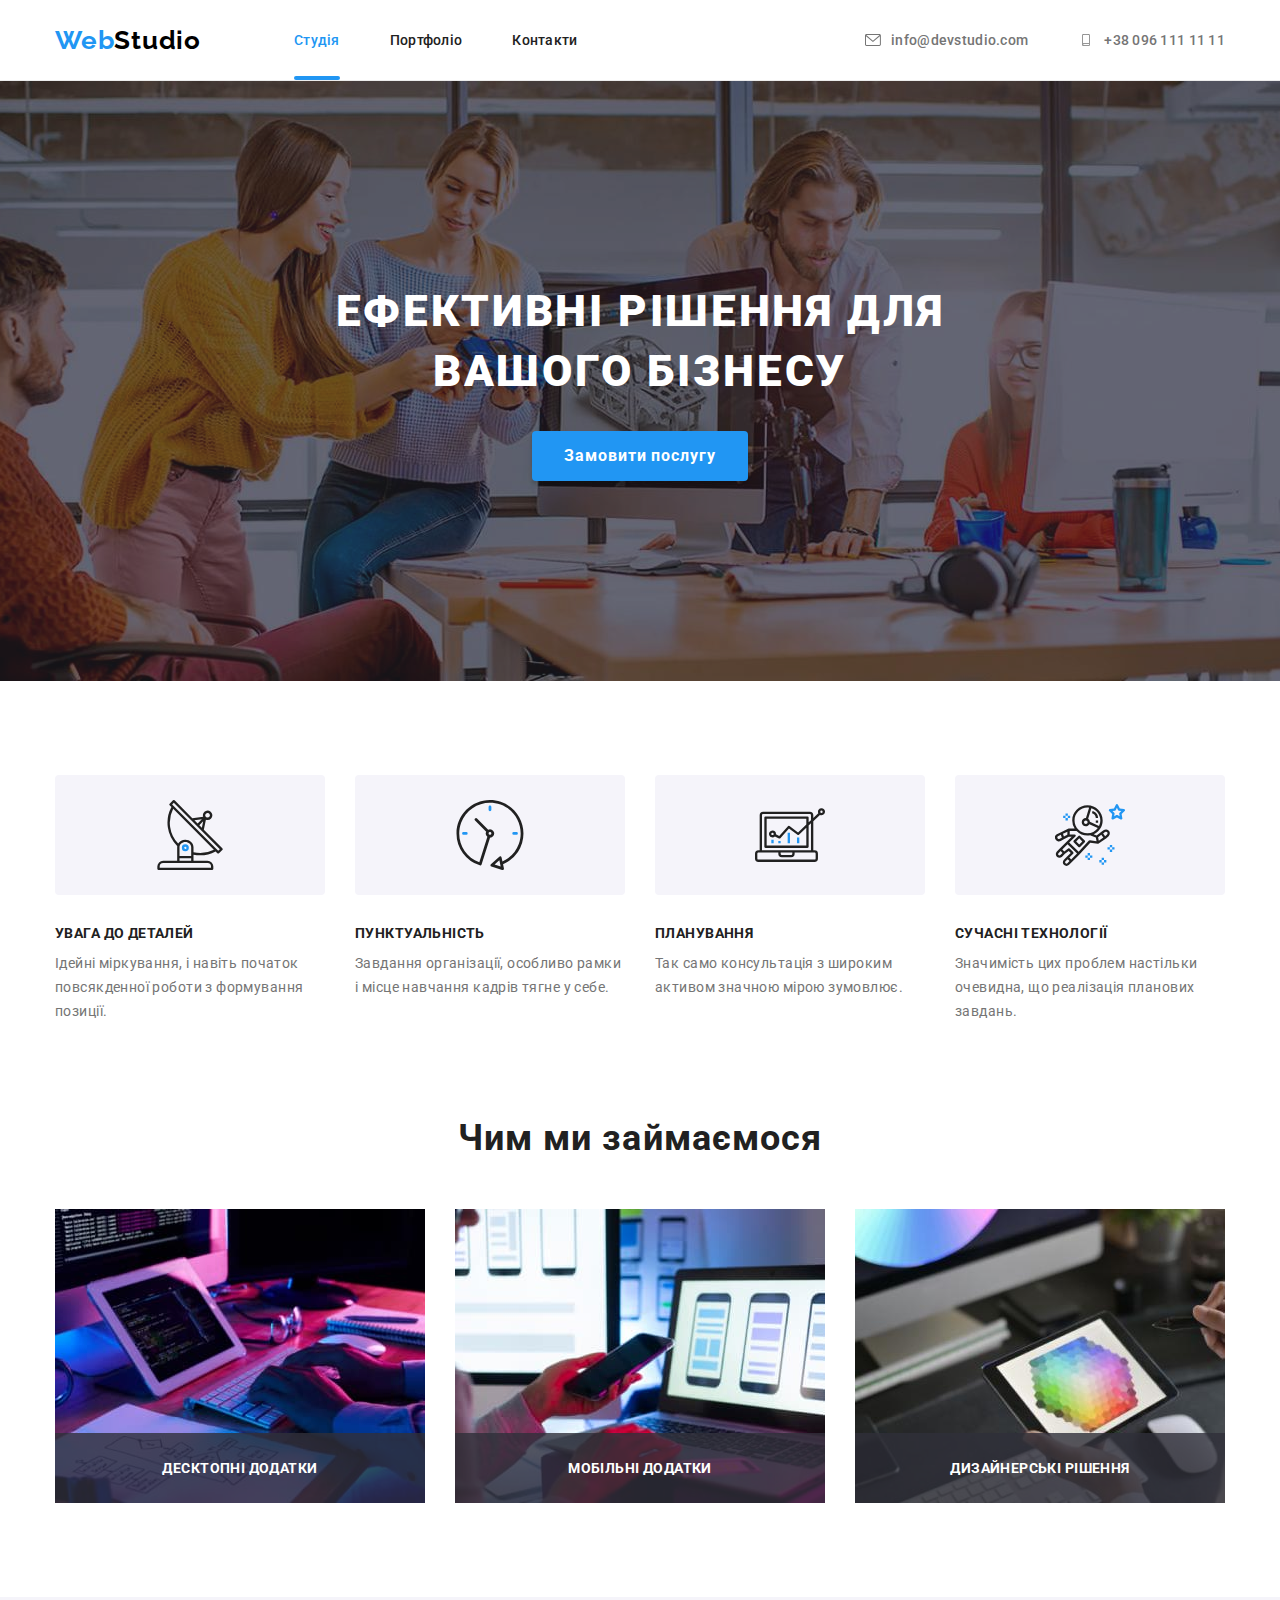
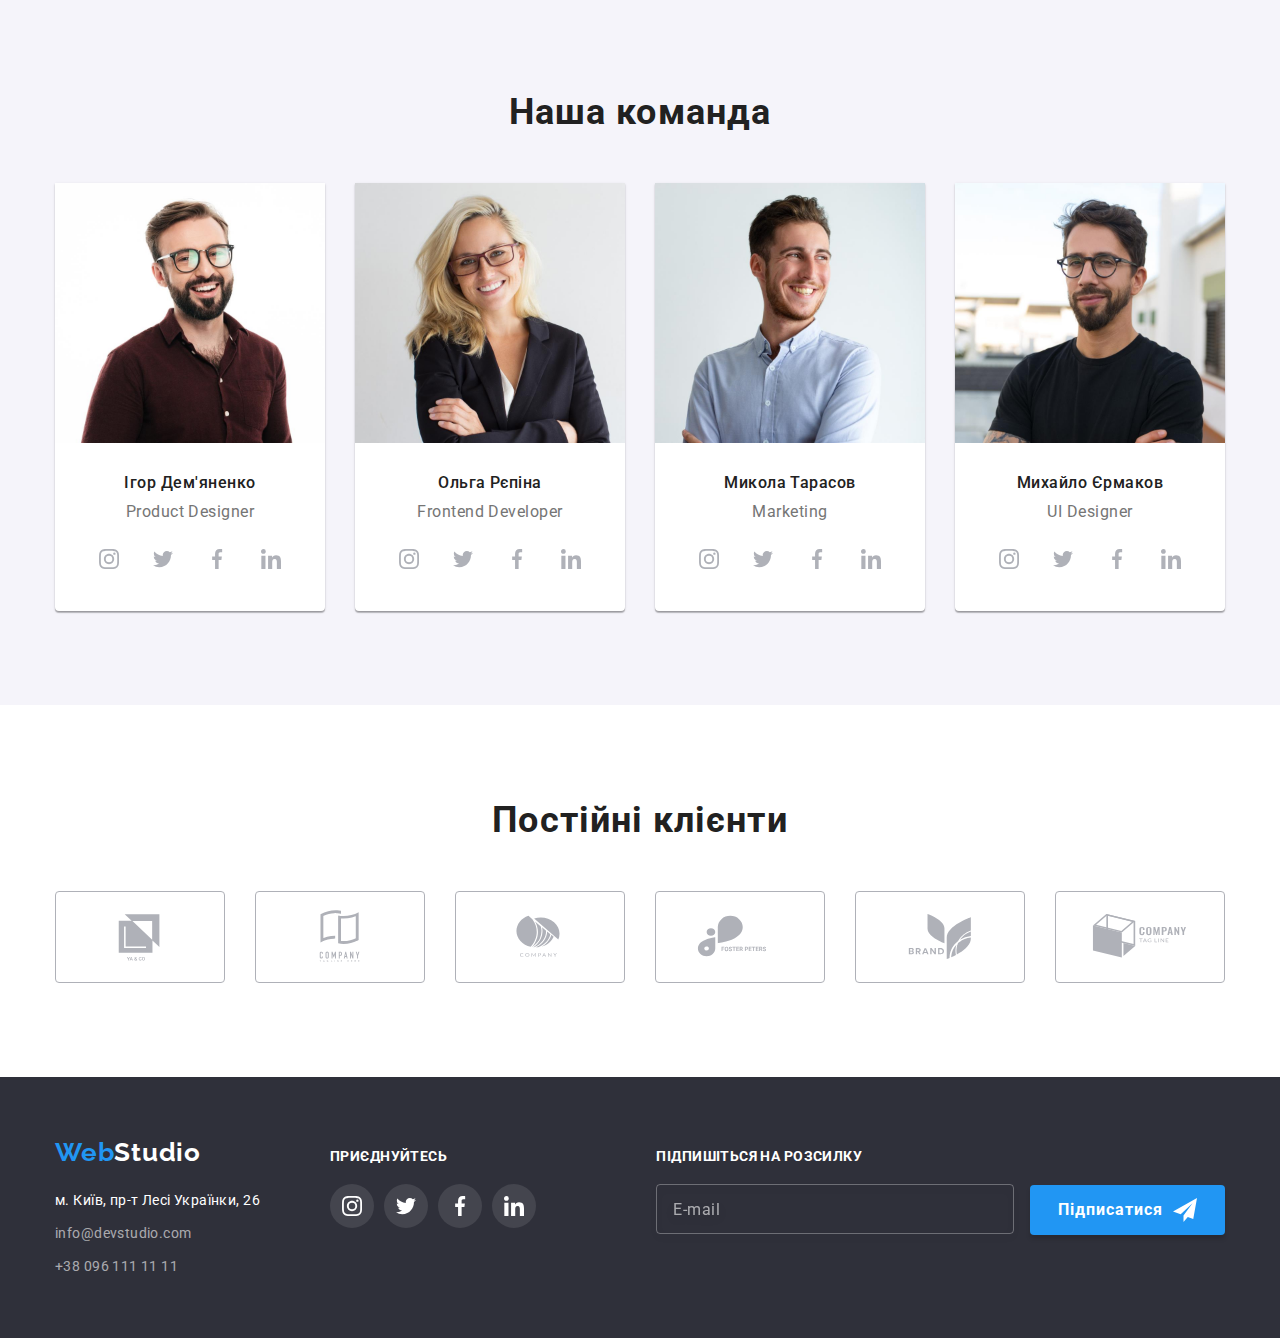
<file: index.html>
<!DOCTYPE html>
<html lang="uk">
  <head>
    <meta charset="UTF-8" />
    <meta http-equiv="X-UA-Compatible" content="IE=edge" />
    <meta name="viewport" content="width=device-width, initial-scale=1.0" />
    <title>WebStudio</title>
    <!-- Fonts -->
    <link rel="preconnect" href="https://fonts.googleapis.com" />
    <link rel="preconnect" href="https://fonts.gstatic.com" crossorigin />
    <link
      href="https://fonts.googleapis.com/css2?family=Raleway:wght@700&family=Roboto:wght@400;500;700;900&display=swap"
      rel="stylesheet"
    />

    <!-- Modern normalized -->

    <link rel="stylesheet" href="./css/modern-normalized.css" />

    <!-- Custom styles -->
    <link rel="stylesheet" href="./css/styles.css" />
  </head>

  <body class="page">
    <header class="header">
      <div class="container header-container">
        <a class="logo" href="./index.html" lang="en"><span class="accent">Web</span>Studio</a>
        <nav class="nav">
          <ul class="list header-nav-list">
            <li class="list-item">
              <a class="header-nav-link link active" href="./index.html">Студія</a>
            </li>
            <li>
              <a class="header-nav-link link" href="./portfolio.html">Портфоліо</a>
            </li>
            <li>
              <a class="header-nav-link link" href="">Контакти</a>
            </li>
          </ul>
        </nav>

        <div class="header-contacts">
          <ul class="header-list-contacts list">
            <li class="list-item">
              <a class="header-nav-link link" href="mailto:info@devstudio.com" lang="en"
                ><svg class="icon-nav" width="16" height="12">
                  <use href="./images/icons.svg#envelope"></use>
                </svg>
                info@devstudio.com</a
              >
            </li>
            <li class="list-item">
              <a class="header-nav-link link" href="tel:+380961111111"
                ><svg class="icon-nav" width="16" height="12">
                  <use href="./images/icons.svg#smartphone"></use>
                </svg>
                +38 096 111 11 11</a
              >
            </li>
          </ul>
        </div>
      </div>
    </header>

    <main>
      <!-- Шапка-->
      <section class="section-tittle">
        <div class="container hero-container">
          <h1 class="maine-tittle">Ефективні рішення для вашого бізнесу</h1>
          <button class="maine-btn" type="button" data-modal-open>Замовити послугу</button>
        </div>
      </section>

      <!-- Особливості -->
      <section class="section-peculiarity section">
        <div class="container peculiarity-container">
          <h2 hidden>Опис особливостей</h2>
          <ul class="list-peculiarity list">
            <li>
              <div class="group-peculiarity">
                <svg class="peculiarity-icon" width="70" height="70">
                  <use href="./images/icons.svg#antenna"></use>
                </svg>
              </div>
              <h3 class="subtitle-peculiarity">УВАГА ДО ДЕТАЛЕЙ</h3>
              <p class="desc-peculiarity"
                >Ідейні міркування, і навіть початок повсякденної роботи з формування позиції.</p
              >
            </li>
            <li>
              <div class="group-peculiarity">
                <svg class="peculiarity-icon" width="70" height="70">
                  <use href="./images/icons.svg#clock"></use>
                </svg>
              </div>
              <h3 class="subtitle-peculiarity">ПУНКТУАЛЬНІСТЬ</h3>
              <p class="desc-peculiarity"
                >Завдання організації, особливо рамки і місце навчання кадрів тягне у себе.</p
              >
            </li>
            <li>
              <div class="group-peculiarity">
                <svg class="peculiarity-icon" width="70" height="70">
                  <use href="./images/icons.svg#diagram"></use>
                </svg>
              </div>
              <h3 class="subtitle-peculiarity">ПЛАНУВАННЯ</h3>
              <p class="desc-peculiarity"
                >Так само консультація з широким активом значною мірою зумовлює.</p
              >
            </li>
            <li>
              <div class="group-peculiarity">
                <svg class="peculiarity-icon" width="70" height="70">
                  <use href="./images/icons.svg#astronaut"></use>
                </svg>
              </div>
              <h3 class="subtitle-peculiarity">СУЧАСНІ ТЕХНОЛОГІЇ</h3>
              <p class="desc-peculiarity"
                >Значимість цих проблем настільки очевидна, що реалізація планових завдань.</p
              >
            </li>
          </ul>
        </div>
      </section>

      <!-- Чим ми займаємося -->
      <section class="section-benefits section">
        <div class="container benefits-container">
          <h2 class="title-benefits">Чим ми займаємося</h2>
          <div class="benefits-group">
            <ul class="list-benefits list">
              <li class="item-benefits">
                <div class="thumb-benefits">
                  <img
                    class="img-benefits img"
                    src="./images/web-studio/box-1.jpeg"
                    alt="фото роботи над версткою сайту"
                    width="370"
                    height="294"
                  />
                  <div class="thumb-benif-group"
                    ><p class="thumb-benif-desc">Десктопні додатки</p></div
                  >
                </div>
              </li>
              <li class="item-benefits">
                <div class="thumb-benefits">
                  <img
                    class="img-benefits img"
                    src="./images/web-studio/box-2.jpeg"
                    alt="фото адаптації сторінки на мобільни пристрої"
                    width="370"
                    height="294"
                  />
                  <div class="thumb-benif-group"
                    ><p class="thumb-benif-desc">Мобільні додатки</p></div
                  >
                </div>
              </li>
              <li class="item-benefits">
                <div class="thumb-benefits">
                  <img
                    class="img-benefits img"
                    src="./images/web-studio/box-3.jpeg"
                    alt="фото оптимізації кольорів"
                    width="370"
                    height="294"
                  />
                  <div class="thumb-benif-group"
                    ><p class="thumb-benif-desc">Дизайнерські рішення </p></div
                  >
                </div>
              </li>
            </ul>
          </div>
        </div>
      </section>

      <!-- Наша команда -->
      <section class="section-team section">
        <div class="container team-container">
          <h2 class="title-team">Наша команда</h2>

          <ul class="list-team list">
            <li class="item-team">
              <img
                class="img-team img"
                src="./images/teams/img-1.jpeg"
                alt="фото менеджера команди"
                width="270"
                height="260"
              />
              <div class="team-wrap">
                <h3 class="subtitle-team">Ігор Дем'яненко</h3>
                <p class="desc-team" lang="en">Product Designer</p>
                <ul class="socials list">
                  <li class="socials-item">
                    <a
                      class="socials-link link"
                      href=""
                      target="blank"
                      rel="noopener noreferrer"
                      aria-label="instagram"
                    >
                      <svg class="social-icon" height="20" width="20">
                        <use href="./images/icons.svg#instagram"></use>
                      </svg>
                    </a>
                  </li>
                  <li class="socials-item">
                    <a
                      class="socials-link link"
                      href=""
                      target="blank"
                      rel="noopener noreferrer"
                      aria-label="twitter"
                    >
                      <svg class="social-icon" height="20" width="20">
                        <use href="./images/icons.svg#twitter"></use>
                      </svg>
                    </a>
                  </li>
                  <li class="socials-item">
                    <a
                      class="socials-link link"
                      href=""
                      target="blank"
                      rel="noopener noreferrer"
                      aria-label="linkedin"
                    >
                      <svg class="social-icon" height="20" width="20">
                        <use href="./images/icons.svg#facebook"></use>
                      </svg>
                    </a>
                  </li>
                  <li class="socials-item">
                    <a
                      class="socials-link link"
                      href=""
                      target="blank"
                      rel="noopener noreferrer"
                      aria-label="facebook"
                    >
                      <svg class="social-icon" height="20" width="20">
                        <use href="./images/icons.svg#linkedin"></use>
                      </svg>
                    </a>
                  </li>
                </ul>
              </div>
            </li>
            <li class="item-team">
              <img
                class="img-team img"
                src="./images/teams/img-2.jpeg"
                alt="фото менеджера команди"
                width="270"
                height="260"
              />
              <div class="team-wrap">
                <h3 class="subtitle-team">Ольга Рєпіна</h3>
                <p class="desc-team" lang="en">Frontend Developer</p>
                <ul class="socials list">
                  <li class="socials-item">
                    <a
                      class="socials-link link"
                      href=""
                      target="blank"
                      rel="noopener noreferrer"
                      aria-label="instagram"
                    >
                      <svg class="social-icon" height="20" width="20">
                        <use href="./images/icons.svg#instagram"></use>
                      </svg>
                    </a>
                  </li>
                  <li class="socials-item">
                    <a
                      class="socials-link link"
                      href=""
                      target="blank"
                      rel="noopener noreferrer"
                      aria-label="twitter"
                    >
                      <svg class="social-icon" height="20" width="20">
                        <use href="./images/icons.svg#twitter"></use>
                      </svg>
                    </a>
                  </li>
                  <li class="socials-item">
                    <a
                      class="socials-link link"
                      href=""
                      target="blank"
                      rel="noopener noreferrer"
                      aria-label="linkedin"
                    >
                      <svg class="social-icon" height="20" width="20">
                        <use href="./images/icons.svg#facebook"></use>
                      </svg>
                    </a>
                  </li>
                  <li class="socials-item">
                    <a
                      class="socials-link link"
                      href=""
                      target="blank"
                      rel="noopener noreferrer"
                      aria-label="facebook"
                    >
                      <svg class="social-icon" height="20" width="20">
                        <use href="./images/icons.svg#linkedin"></use>
                      </svg>
                    </a>
                  </li>
                </ul>
              </div>
            </li>
            <li class="item-team">
              <img
                class="img-team img"
                src="./images/teams/img-3.jpeg"
                alt="фото менеджера команди"
                width="270"
                height="260"
              />
              <div class="team-wrap">
                <h3 class="subtitle-team">Микола Тарасов</h3>
                <p class="desc-team" lang="en">Marketing</p>
                <ul class="socials list">
                  <li class="socials-item">
                    <a
                      class="socials-link link"
                      href=""
                      target="blank"
                      rel="noopener noreferrer"
                      aria-label="instagram"
                    >
                      <svg class="social-icon" height="20" width="20">
                        <use href="./images/icons.svg#instagram"></use>
                      </svg>
                    </a>
                  </li>
                  <li class="socials-item">
                    <a
                      class="socials-link link"
                      href=""
                      target="blank"
                      rel="noopener noreferrer"
                      aria-label="twitter"
                    >
                      <svg class="social-icon" height="20" width="20">
                        <use href="./images/icons.svg#twitter"></use>
                      </svg>
                    </a>
                  </li>
                  <li class="socials-item">
                    <a
                      class="socials-link link"
                      href=""
                      target="blank"
                      rel="noopener noreferrer"
                      aria-label="linkedin"
                    >
                      <svg class="social-icon" height="20" width="20">
                        <use href="./images/icons.svg#facebook"></use>
                      </svg>
                    </a>
                  </li>
                  <li class="socials-item">
                    <a
                      class="socials-link link"
                      href=""
                      target="blank"
                      rel="noopener noreferrer"
                      aria-label="facebook"
                    >
                      <svg class="social-icon" height="20" width="20">
                        <use href="./images/icons.svg#linkedin"></use>
                      </svg>
                    </a>
                  </li>
                </ul>
              </div>
            </li>
            <li class="item-team">
              <img
                class="img-team img"
                src="./images/teams/img-4.jpeg"
                alt="фото менеджера команди"
                width="270"
                height="260"
              />
              <div class="team-wrap">
                <h3 class="subtitle-team">Михайло Єрмаков</h3>
                <p class="desc-team" lang="en">UI Designer</p>
                <ul class="socials list">
                  <li class="socials-item">
                    <a
                      class="socials-link link"
                      href=""
                      target="blank"
                      rel="noopener noreferrer"
                      aria-label="instagram"
                    >
                      <svg class="social-icon" height="20" width="20">
                        <use href="./images/icons.svg#instagram"></use>
                      </svg>
                    </a>
                  </li>
                  <li class="socials-item">
                    <a
                      class="socials-link link"
                      href=""
                      target="blank"
                      rel="noopener noreferrer"
                      aria-label="twitter"
                    >
                      <svg class="social-icon" height="20" width="20">
                        <use href="./images/icons.svg#twitter"></use>
                      </svg>
                    </a>
                  </li>
                  <li class="socials-item">
                    <a
                      class="socials-link link"
                      href=""
                      target="blank"
                      rel="noopener noreferrer"
                      aria-label="linkedin"
                    >
                      <svg class="social-icon" height="20" width="20">
                        <use href="./images/icons.svg#facebook"></use>
                      </svg>
                    </a>
                  </li>
                  <li class="socials-item">
                    <a
                      class="socials-link link"
                      href=""
                      target="blank"
                      rel="noopener noreferrer"
                      aria-label="facebook"
                    >
                      <svg class="social-icon" height="20" width="20">
                        <use href="./images/icons.svg#linkedin"></use>
                      </svg>
                    </a>
                  </li>
                </ul>
              </div>
            </li>
          </ul>
        </div>
      </section>

      <!--Постійні Клієнти-->
      <section class="clients">
        <div class="container">
          <h2 class="section-title">Постійні клієнти</h2>
          <ul class="client-list list">
            <li class="clients-item">
              <a href="#" class="link clients-link">
                <svg class="clients-icon" width="106" height="60">
                  <use href="./images/icons.svg#logo"></use>
                </svg> </a
            ></li>
            <li class="clients-item">
              <a href="#" class="link clients-link">
                <svg class="clients-icon" width="106" height="60">
                  <use href="./images/icons.svg#logo-1"></use>
                </svg>
              </a>
            </li>
            <li class="clients-item">
              <a href="#" class="link clients-link">
                <svg class="clients-icon" width="106" height="60">
                  <use href="./images/icons.svg#logo-2"></use></svg></a
            ></li>
            <li class="clients-item">
              <a href="#" class="link clients-link">
                <svg class="clients-icon" width="106" height="60">
                  <use href="./images/icons.svg#logo-3"></use></svg></a
            ></li>
            <li class="clients-item">
              <a href="#" class="link clients-link">
                <svg class="clients-icon" width="106" height="60">
                  <use href="./images/icons.svg#logo-4"></use></svg></a
            ></li>
            <li class="clients-item">
              <a href="#" class="link clients-link">
                <svg class="clients-icon" width="106" height="60">
                  <use href="./images/icons.svg#logo-5"></use></svg></a
            ></li>
          </ul>
        </div>
      </section>
    </main>

    <footer class="footer">
      <div class="container footer-container">
        <div class="group-footer">
          <a class="logo-footer" href="./index.html" lang="en">
            <span class="accent">Web</span>Studio</a
          >
          <address class="contacts-adress">
            <ul class="list">
              <li class="list-item-contacts">
                <a
                  class="link address"
                  href="https://goo.gl/maps/JGpB8rqsACKzJYv68"
                  target="_blank"
                  rel="noopener noreferrer"
                  >м. Київ, пр-т Лесі Українки, 26</a
                >
              </li>
              <li class="list-item-contacts">
                <a class="footer-contacts link" href="mailto:info@devstudio.com" lang="en"
                  >info@devstudio.com</a
                >
              </li>
              <li class="list-item-contacts">
                <a class="footer-contacts link" href="tel:+380961111111">+38 096 111 11 11</a>
              </li>
            </ul>
          </address>
        </div>

        <div class="social-links">
          <p class="footer-title">приєднуйтесь</p>
          <ul class="footer-socials list">
            <li class="item"
              ><a
                class="link footer-socials-link"
                href="#"
                target="_blank"
                rel="noreferrer noopener"
                ><svg class="footer-socials-icon" width="20" height="20">
                  <use href="./images/icons.svg#instagram"></use></svg></a
            ></li>
            <li class="item"
              ><a
                class="link footer-socials-link"
                href="#"
                target="_blank"
                rel="noreferrer noopener"
                ><svg class="footer-socials-icon" width="20" height="20">
                  <use href="./images/icons.svg#twitter"></use></svg></a
            ></li>
            <li class="item"
              ><a
                class="link footer-socials-link"
                href="#"
                target="_blank"
                rel="noreferrer noopener"
                ><svg class="footer-socials-icon" width="20" height="20">
                  <use href="./images/icons.svg#facebook"></use></svg></a
            ></li>
            <li class="item"
              ><a
                class="link footer-socials-link"
                href="#"
                target="_blank"
                rel="noreferrer noopener"
              >
                <svg class="footer-socials-icon" width="20" height="20">
                  <use href="./images/icons.svg#linkedin"></use>
                </svg>
              </a>
            </li>
          </ul>
        </div>

        <div class="footer-form-group">
          <form class="footer-email-form" name="footer-email-form">
            <strong class="footer-title-txt">Підпишіться на розсилку</strong>
            <label class="footer-email-label">
              <input
                class="footer-email-input"
                name="footer-email-input"
                type="email"
                placeholder="E-mail"
              />
            </label>

            <button class="footer-btn btn" type="submit"> Підписатися </button>
            <svg class="footer-btn-icon" width="24" height="24">
              <use class="" href="./images/icons.svg#icon-send"></use>
            </svg>
          </form>
        </div>
      </div>
    </footer>

    <!-- Modal window -->

    <div class="backdrop is-hidden" data-modal>
      <div class="modal">
        <button class="close-btn" type="button" data-modal-close>
          <svg class="close-window" width="18" height="18">
            <use href="./images/icons.svg#icon-close-black"></use>
          </svg>
        </button>

        <form class="register-form" name="register-form">
          <strong class="register-form-title">Залиште свої дані, ми вам передзвонимо</strong>

          <div class="register-form-group" role="group">
            <label class="register-form-field">
              <span class="register-form-labbel">Ім'я</span>
              <input
                class="register-form-input"
                type="text"
                name="register-form-input"
                required
                minlength="3"
              />
              <svg class="register-form-icon" width="18" height="18">
                <use href="./images/icons.svg#icon-person"></use>
              </svg>
            </label>

            <label class="register-form-field">
              <span class="register-form-labbel">Телефон</span>
              <input
                class="register-form-input"
                type="tel"
                name="register-form-input"
                required
                minlength="12"
                maxlength="12"
              />
              <svg class="register-form-icon" width="18" height="18">
                <use href="./images/icons.svg#icon-phone"></use>
              </svg>
            </label>

            <label class="register-form-field">
              <span class="register-form-labbel">Пошта</span>
              <input class="register-form-input" type="email" name="register-form-input" required />
              <svg class="register-form-icon" width="18" height="18">
                <use href="./images/icons.svg#icon-email"></use>
              </svg>
            </label>

            <label class="register-form-field">
              <span class="register-form-labbel">Коментар</span>

              <textarea
                class="register-form-message"
                name="register-form-input"
                rows="5"
                placeholder="Введіть текст"
                minlength="4"
              ></textarea>
            </label>
          </div>

          <label class="register-form-agreement">
            <input
              class="register-form-checkbox visually-hidden"
              type="checkbox"
              name="register-form-checkbox"
              required
            />
            <svg class="register-form-icons" width="16" height="15">
              <use class="icon-unchecked" href="./images/icons.svg#icon-unchecked"></use>
              <use class="icon-checked" href="./images/icons.svg#icon-checked"></use>
            </svg>

            <span class="register-form-desc"
              >Погоджуюся з розсилкою та приймаю
              <a class="register-form-link" href="" target="_blank">Умови договору</a></span
            >
          </label>

          <button class="register-form-btn btn" type="submit">Відправити</button>
        </form>
      </div>
    </div>

    <script src="./js/modal.js"></script>
  </body>
</html>
</file>
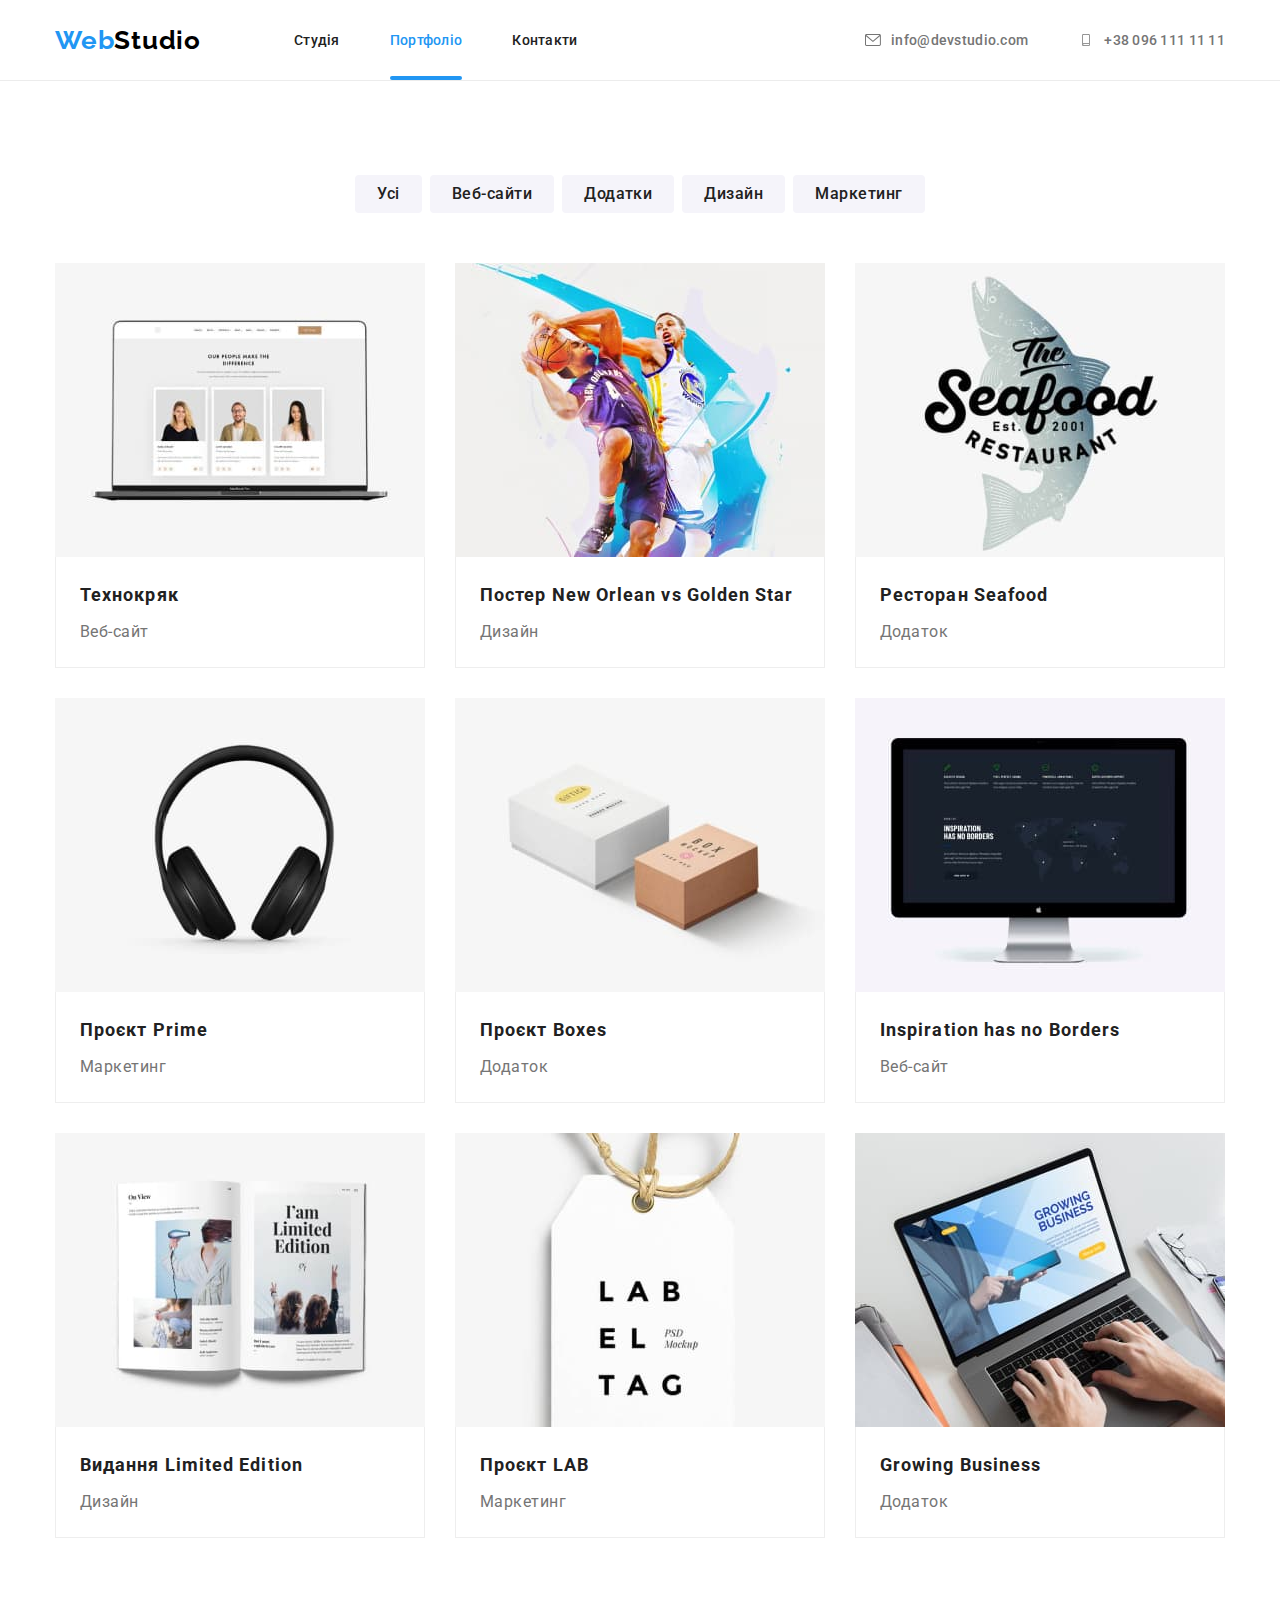
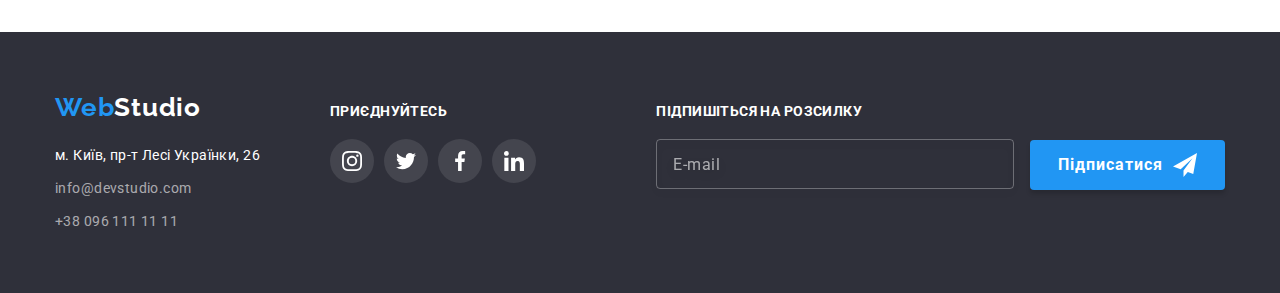
<file: portfolio.html>
<!DOCTYPE html>
<html lang="uk">
  <head>
    <meta charset="UTF-8" />
    <meta http-equiv="X-UA-Compatible" content="IE=edge" />
    <meta name="viewport" content="width=device-width, initial-scale=1.0" />
    <title>WebStudio</title>
    <!-- Fonts -->
    <link rel="preconnect" href="https://fonts.googleapis.com" />
    <link rel="preconnect" href="https://fonts.gstatic.com" crossorigin />
    <link
      href="https://fonts.googleapis.com/css2?family=Raleway:wght@700&family=Roboto:wght@400;500;700;900&display=swap"
      rel="stylesheet"
    />

    <!-- Modern normalized -->

    <link rel="stylesheet" href="./css/modern-normalized.css" />

    <!-- Custom styles -->
    <link rel="stylesheet" href="./css/styles.css" />
  </head>

  <body class="page">
    <header class="header">
      <div class="container header-container">
        <a class="logo" href="./index.html" lang="en"><span class="accent">Web</span>Studio</a>
        <nav class="nav">
          <ul class="list header-nav-list">
            <li class="list-item">
              <a class="header-nav-link link" href="./index.html">Студія</a>
            </li>
            <li>
              <a class="header-nav-link link active" href="./portfolio.html">Портфоліо</a>
            </li>
            <li>
              <a class="header-nav-link link" href="">Контакти</a>
            </li>
          </ul>
        </nav>

        <div class="header-contacts">
          <ul class="header-list-contacts list">
            <li class="list-item">
              <a class="header-nav-link link" href="mailto:info@devstudio.com" lang="en"
                ><svg class="icon-nav" width="16" height="12">
                  <use href="./images/icons.svg#envelope"></use>
                </svg>
                info@devstudio.com</a
              >
            </li>
            <li class="list-item">
              <a class="header-nav-link link" href="tel:+380961111111"
                ><svg class="icon-nav" width="16" height="12">
                  <use href="./images/icons.svg#smartphone"></use>
                </svg>
                +38 096 111 11 11</a
              >
            </li>
          </ul>
        </div>
      </div>
    </header>

    <main>
      <section class="section-portfolio section">
        <div class="container portfolio">
          <h1 hidden>Портфоліо</h1>

          <div class="btn-portfolio">
            <ul class="list-btn list">
              <li class="btn-list-item">
                <button class="portfolio-btn btn" type="button">Усі</button>
              </li>
              <li class="btn-list-item">
                <button class="portfolio-btn btn" type="button">Веб-сайти</button>
              </li>
              <li class="btn-list-item">
                <button class="portfolio-btn btn" type="button">Додатки</button>
              </li>
              <li class="btn-list-item">
                <button class="portfolio-btn btn" type="button">Дизайн</button>
              </li>
              <li class="btn-list-item">
                <button class="portfolio-btn btn" type="button">Маркетинг</button>
              </li>
            </ul>
          </div>

          <div class="portfolio-cards">
            <ul class="cards-list-portfolio list">
              <li class="cards-item-portfolio">
                <a class="cards-link-portfolio link" href="#">
                  <div class="thumb-cards">
                    <img
                      class="img-portfolio img"
                      src="./images/portfolio/img-1.jpeg"
                      alt="Картинка вебсайт"
                      width="370"
                      height="294"
                    />

                    <div class="overlay">
                      <p class="overlay-desc"
                        >Ресурс пропонує комплексні пропозиції з різним рівнем функціоналу та
                        сервісів. Все це дозволить відвідувачу отримати вичерпні відомості про
                        компанію чи приватну особу.</p
                      >
                    </div>
                  </div>
                  <div class="group-bottom-cards"
                    ><h2 class="subtitle-portfolio">Технокряк</h2>
                    <p class="desc-portfolio">Веб-сайт</p>
                  </div>
                </a>
              </li>

              <li class="cards-item-portfolio">
                <a href="#" class="cards-link-portfolio link">
                  <div class="thumb-cards">
                    <img
                      class="img-portfolio img"
                      src="./images/portfolio/img-2.jpeg"
                      alt="зображення дизайну"
                      width="370"
                      height="294"
                    />
                    <div class="overlay">
                      <p class="overlay-desc"
                        >Ресурс пропонує комплексні пропозиції з різним рівнем функціоналу та
                        сервісів. Все це дозволить відвідувачу отримати вичерпні відомості про
                        компанію чи приватну особу.</p
                      >
                    </div>
                  </div>

                  <div class="group-bottom-cards">
                    <h2 class="subtitle-portfolio"
                      >Постер <span lang="en">New Orlean vs Golden Star</span></h2
                    >
                    <p class="desc-portfolio">Дизайн</p>
                  </div>
                </a>
              </li>

              <li class="cards-item-portfolio">
                <a href="#" class="cards-link-portfolio link">
                  <div class="thumb-cards">
                    <img
                      class="img-portfolio img"
                      src="./images/portfolio/img-3.jpeg"
                      alt="логотип ресторану"
                      width="370"
                      height="294"
                    />

                    <div class="overlay">
                      <p class="overlay-desc"
                        >Ресурс пропонує комплексні пропозиції з різним рівнем функціоналу та
                        сервісів. Все це дозволить відвідувачу отримати вичерпні відомості про
                        компанію чи приватну особу.</p
                      >
                    </div>
                  </div>

                  <div class="group-bottom-cards"
                    ><h2 class="subtitle-portfolio">Ресторан <span lang="en">Seafood</span> </h2>
                    <p class="desc-portfolio">Додаток</p>
                  </div>
                </a>
              </li>

              <li class="cards-item-portfolio">
                <a href="#" class="cards-link-portfolio link">
                  <div class="thumb-cards">
                    <img
                      class="img-portfolio img"
                      src="./images/portfolio/img-4.jpeg"
                      alt="Навушники"
                      width="370"
                      height="294"
                    />

                    <div class="overlay">
                      <p class="overlay-desc"
                        >Ресурс пропонує комплексні пропозиції з різним рівнем функціоналу та
                        сервісів. Все це дозволить відвідувачу отримати вичерпні відомості про
                        компанію чи приватну особу.</p
                      >
                    </div>
                  </div>

                  <div class="group-bottom-cards"
                    ><h2 class="subtitle-portfolio">Проєкт <span lang="en">Prime</span> </h2>
                    <p class="desc-portfolio">Маркетинг</p>
                  </div>
                </a>
              </li>

              <li class="cards-item-portfolio">
                <a href="#" class="cards-link-portfolio link">
                  <div class="thumb-cards">
                    <img
                      class="img-portfolio img"
                      src="./images/portfolio/img-5.jpeg"
                      alt="коробки"
                      width="370"
                      height="294"
                    />

                    <div class="overlay">
                      <p class="overlay-desc"
                        >Ресурс пропонує комплексні пропозиції з різним рівнем функціоналу та
                        сервісів. Все це дозволить відвідувачу отримати вичерпні відомості про
                        компанію чи приватну особу.</p
                      >
                    </div>
                  </div>

                  <div class="group-bottom-cards"
                    ><h2 class="subtitle-portfolio">Проєкт <span lang="en">Boxes</span> </h2>
                    <p class="desc-portfolio">Додаток</p>
                  </div>
                </a>
              </li>

              <li class="cards-item-portfolio">
                <a href="#" class="cards-link-portfolio link">
                  <div class="thumb-cards">
                    <img
                      class="img-portfolio img"
                      src="./images/portfolio/img-6.jpeg"
                      alt="монітор"
                      width="370"
                      height="294"
                    />

                    <div class="overlay">
                      <p class="overlay-desc"
                        >Ресурс пропонує комплексні пропозиції з різним рівнем функціоналу та
                        сервісів. Все це дозволить відвідувачу отримати вичерпні відомості про
                        компанію чи приватну особу.</p
                      >
                    </div>
                  </div>

                  <div class="group-bottom-cards">
                    <h2 class="subtitle-portfolio" lang="en">Inspiration has no Borders</h2>
                    <p class="desc-portfolio">Веб-сайт</p>
                  </div>
                </a>
              </li>

              <li class="cards-item-portfolio">
                <a href="#" class="cards-link-portfolio link">
                  <div class="thumb-cards">
                    <img
                      class="img-portfolio img"
                      src="./images/portfolio/img-7.jpeg"
                      alt="журнал"
                      width="370"
                      height="294"
                    />

                    <div class="overlay">
                      <p class="overlay-desc"
                        >Ресурс пропонує комплексні пропозиції з різним рівнем функціоналу та
                        сервісів. Все це дозволить відвідувачу отримати вичерпні відомості про
                        компанію чи приватну особу.</p
                      >
                    </div>
                  </div>

                  <div class="group-bottom-cards">
                    <h2 class="subtitle-portfolio"
                      >Видання <span lang="en">Limited Edition</span>
                    </h2>
                    <p class="desc-portfolio">Дизайн</p>
                  </div>
                </a>
              </li>

              <li class="cards-item-portfolio">
                <a href="#" class="cards-link-portfolio link">
                  <div class="thumb-cards">
                    <img
                      class="img-portfolio img"
                      src="./images/portfolio/img-8.jpeg"
                      alt="лейба"
                      width="370"
                      height="294"
                    />

                    <div class="overlay">
                      <p class="overlay-desc"
                        >Ресурс пропонує комплексні пропозиції з різним рівнем функціоналу та
                        сервісів. Все це дозволить відвідувачу отримати вичерпні відомості про
                        компанію чи приватну особу.</p
                      >
                    </div>
                  </div>

                  <div class="group-bottom-cards"
                    ><h2 class="subtitle-portfolio">Проєкт <span lang="en">LAB</span></h2>
                    <p class="desc-portfolio">Маркетинг</p>
                  </div>
                </a>
              </li>

              <li class="cards-item-portfolio">
                <a href="#" class="cards-link-portfolio link">
                  <div class="thumb-cards">
                    <img
                      class="img-portfolio img"
                      src="./images/portfolio/img-9.jpeg"
                      alt="ноутбук"
                      width="370"
                      height="294"
                    />

                    <div class="overlay">
                      <p class="overlay-desc"
                        >Ресурс пропонує комплексні пропозиції з різним рівнем функціоналу та
                        сервісів. Все це дозволить відвідувачу отримати вичерпні відомості про
                        компанію чи приватну особу.</p
                      >
                    </div>
                  </div>

                  <div class="group-bottom-cards">
                    <h2 class="subtitle-portfolio" lang="en">Growing Business </h2>
                    <p class="desc-portfolio">Додаток</p>
                  </div>
                </a>
              </li>
            </ul>
          </div>
        </div>
      </section>
    </main>
    <footer class="footer">
      <div class="container footer-container">
        <div class="group-footer">
          <a class="logo-footer" href="./index.html" lang="en">
            <span class="accent">Web</span>Studio</a
          >
          <address class="contacts-adress">
            <ul class="list">
              <li class="list-item-contacts">
                <a
                  class="link address"
                  href="https://goo.gl/maps/JGpB8rqsACKzJYv68"
                  target="_blank"
                  rel="noopener noreferrer"
                  >м. Київ, пр-т Лесі Українки, 26</a
                >
              </li>
              <li class="list-item-contacts">
                <a class="footer-contacts link" href="mailto:info@devstudio.com" lang="en"
                  >info@devstudio.com</a
                >
              </li>
              <li class="list-item-contacts">
                <a class="footer-contacts link" href="tel:+380961111111">+38 096 111 11 11</a>
              </li>
            </ul>
          </address>
        </div>

        <div class="social-links">
          <p class="footer-title">приєднуйтесь</p>
          <ul class="footer-socials list">
            <li class="item"
              ><a
                class="link footer-socials-link"
                href="#"
                target="_blank"
                rel="noreferrer noopener"
                ><svg class="footer-socials-icon" width="20" height="20">
                  <use href="./images/icons.svg#instagram"></use></svg></a
            ></li>
            <li class="item"
              ><a
                class="link footer-socials-link"
                href="#"
                target="_blank"
                rel="noreferrer noopener"
                ><svg class="footer-socials-icon" width="20" height="20">
                  <use href="./images/icons.svg#twitter"></use></svg></a
            ></li>
            <li class="item"
              ><a
                class="link footer-socials-link"
                href="#"
                target="_blank"
                rel="noreferrer noopener"
                ><svg class="footer-socials-icon" width="20" height="20">
                  <use href="./images/icons.svg#facebook"></use></svg></a
            ></li>
            <li class="item"
              ><a
                class="link footer-socials-link"
                href="#"
                target="_blank"
                rel="noreferrer noopener"
              >
                <svg class="footer-socials-icon" width="20" height="20">
                  <use href="./images/icons.svg#linkedin"></use>
                </svg>
              </a>
            </li>
          </ul>
        </div>

        <div class="footer-form-group">
          <form class="footer-email-form" name="footer-email-form">
            <strong class="footer-title-txt">Підпишіться на розсилку</strong>
            <label class="footer-email-label">
              <input
                class="footer-email-input"
                name="footer-email-input"
                type="email"
                placeholder="E-mail"
              />
            </label>

            <button class="footer-btn btn" type="submit"> Підписатися </button>
            <svg class="footer-btn-icon" width="24" height="24">
              <use class="" href="./images/icons.svg#icon-send"></use>
            </svg>
          </form>
        </div>
      </div>
    </footer>
  </body>
</html>
</file>
<file: css/styles.css>
:root {
  /* Fonts */
  --maine-font: 'Roboto', sans-serif;
  --secondary-font: 'Raleway', sans-serif;
  /* Text colors */
  --maine-txt-cl: #212121;
  --gray-txt-cl: #757575;
  --light-txt-cl: #ffffff;
  --accent-txt-cl: #2196f3;
  --gray-txt-cl-60: rgba(255, 255, 255, 0.6);

  /* Background colors */
  --accent-bgd-cl: #2196f3;
  --black-bgd-cl: #2f303a;
  --gray-bgd-cl: #f5f4fa;
  --gray-bgd-btn-cl: #f5f4fa;
  --gray-bgd-icon-cl: #afb1b8;
  --gray-bgd-icon-footer-cl: linear-gradient(0deg, rgba(0, 0, 0, 0.2), rgba(0, 0, 0, 0.2)),
    rgba(255, 255, 255, 0.1);

  /* Others */

  --grey-border-cl: #ececec;
  --light-border-cl: #eeeeee;
  --animation-hover: 250ms cubic-bezier(0.4, 0, 0.2, 1);
  --animation-modal: 500ms cubic-bezier(0.4, 0, 0.2, 1);
}

/* Reset */
h1,
h2,
h3,
h4,
h5,
h6,
p {
  margin: 0;
}

.list {
  list-style: none;
  padding-left: 0;
  margin: 0;
}

.link {
  text-decoration: none;
  color: currentColor;
}

/* Base styles */

.page {
  font-family: var(--maine-font);
  color: var(--maine-txt-cl);
}

.container {
  width: 1200px;
  padding-left: 15px;
  padding-right: 15px;
  margin-left: auto;
  margin-right: auto;

  /* outline: 2px solid red;
  outline-offset: -2px; */
}

.section {
  padding-top: 94px;
  padding-bottom: 94px;
}

.img {
  display: block;
  max-width: 100%;
  height: auto;
}

/* Header */

.header {
  background-color: #ffffff;

  border-bottom: 1px solid var(--grey-border-cl);
}

.header-container {
  display: flex;
  align-items: center;
}

.logo {
  font-weight: 700;
  font-size: 26px;
  line-height: calc(31 / 26);
  letter-spacing: 0.03em;
  font-family: var(--secondary-font);
  margin-right: 93px;

  color: #000000;
  text-decoration: none;
}

.accent {
  color: var(--accent-txt-cl);
}

.header-nav-link {
  display: flex;
  align-items: center;
  font-weight: 500;
  font-size: 14px;
  line-height: calc(16 / 14);
  letter-spacing: 0.02em;
  cursor: pointer;
  padding-bottom: 32px;
  padding-top: 32px;

  transition: color var(--animation-hover);
}

.active {
  display: block;
  position: relative;
  color: var(--accent-txt-cl);
}

.active::after {
  content: '';
  position: absolute;
  width: 100%;
  height: 4px;
  left: 0;
  bottom: 0;
  background: var(--accent-bgd-cl);
  border-radius: 2px;
}

.header-nav-link:hover,
.header-nav-link:focus {
  color: var(--accent-txt-cl);
}

.header-list-contacts {
  color: var(--gray-txt-cl);
}

.header-nav-list {
  display: flex;
  align-items: center;
  gap: 50px;
}

.header-contacts {
  display: flex;
  align-items: center;
  margin-left: auto;
}

.header-list-contacts {
  display: flex;
  align-items: center;
  gap: 50px;
}

.icon-nav {
  margin-right: 10px;
  fill: var(--gray-txt-cl);
  transition: fill var(--animation-hover);
}

.header-nav-link:hover .icon-nav,
.header-nav-link:focus .icon-nav {
  fill: var(--accent-bgd-cl);
}

/* Шапка */
.section-tittle {
  max-width: 1600px;
  margin-left: auto;
  margin-right: auto;
  background-image: url(../images/hero/overlay.png), url(../images/hero/hero-img.jpeg);
  background-position: center;
  background-repeat: no-repeat;
  background-size: cover;

  background-color: var(--black-bgd-cl);
  padding: 200px 0 200px;
}

.hero-container {
  align-items: center;
}

.maine-tittle {
  font-weight: 900;
  font-size: 44px;
  line-height: calc(60 / 44);
  text-align: center;
  letter-spacing: 0.06em;
  text-transform: uppercase;
  color: var(--light-txt-cl);
  width: 696px;

  margin-left: auto;
  margin-right: auto;
  margin-bottom: 30px;
}

.maine-btn {
  margin-left: auto;
  margin-right: auto;
  display: block;
  padding: 10px 32px;

  background-color: var(--accent-bgd-cl);
  color: var(--light-txt-cl);
  font-weight: 700;
  font-size: 16px;
  line-height: calc(30 / 16);
  letter-spacing: 0.06em;
  box-shadow: 0px 4px 4px rgba(0, 0, 0, 0.15);
  border-radius: 4px;
  border: none;
  font-family: inherit;
}
.maine-btn:hover,
.maine-btn:focus {
  cursor: pointer;
}

/* Особливості */

.peculiarity-container {
  display: flex;
  align-items: center;
}

.list-peculiarity {
  display: flex;
  gap: 30px;
}

.group-peculiarity {
  height: 120px;
  width: 270px;
  margin-bottom: 30px;
  background-color: var(--gray-bgd-cl);
  border-radius: 4px;
  display: flex;
  align-items: center;
  justify-content: center;
}

.subtitle-peculiarity {
  margin-bottom: 10px;

  font-size: 14px;
  line-height: calc(16 / 14);
  letter-spacing: 0.03em;
  text-transform: uppercase;
}

.desc-peculiarity {
  font-size: 14px;
  line-height: calc(24 / 14);
  letter-spacing: 0.03em;
  color: var(--gray-txt-cl);
}

/* Чим ми займаємось */

.section-benefits {
  padding-top: 0;
}

.title-benefits {
  font-size: 36px;
  line-height: calc(42 / 36);
  text-align: center;
  letter-spacing: 0.03em;
  margin-bottom: 50px;
}

.list-benefits {
  display: flex;
  gap: 30px;
}

.thumb-benefits {
  position: relative;
}

.thumb-benif-group {
  width: 370px;
  height: 70px;
  background-color: rgba(47, 48, 58, 0.8);
  position: absolute;
  bottom: 0;
  left: 0;

  display: flex;
  align-items: center;
  justify-content: center;
}

.thumb-benif-desc {
  font-weight: 700;
  font-size: 14px;
  line-height: calc(16 / 14);
  text-align: center;
  letter-spacing: 0.03em;
  text-transform: uppercase;
  color: var(--light-txt-cl);

  position: relative;
}

/* Наша команда */

.section-team {
  background-color: var(--gray-bgd-cl);
}

.title-team {
  font-size: 36px;
  line-height: calc(42 / 36);
  text-align: center;
  letter-spacing: 0.03em;
  margin-bottom: 50px;
}

.list-team {
  display: flex;
  gap: 30px;
}

.item-team {
  min-width: 270px;

  background: #ffffff;
  box-shadow: 0px 1px 3px rgba(0, 0, 0, 0.12), 0px 1px 1px rgba(0, 0, 0, 0.14),
    0px 2px 1px rgba(0, 0, 0, 0.2);
  border-radius: 0px 0px 4px 4px;
}

.subtitle-team {
  font-weight: 500;
  font-size: 16px;
  line-height: calc(19 / 16);
  text-align: center;
  letter-spacing: 0.03em;
  margin-bottom: 10px;
}

.desc-team {
  font-size: 16px;
  line-height: calc(19 / 16);
  text-align: center;
  letter-spacing: 0.03em;
  color: var(--gray-txt-cl);
  margin-bottom: 16px;
}

/* socials */

.team-wrap {
  padding-bottom: 30px;
  padding-top: 30px;
}

.socials {
  display: flex;
  gap: 10px;
  justify-content: center;
}

.socials-link {
  display: flex;
  align-items: center;
  justify-content: center;
  width: 44px;
  height: 44px;
  border-radius: 50%;

  background-color: var(--light-txt-cl);

  transition: background-color var(--animation-hover);
}

.social-icon {
  fill: var(--gray-bgd-icon-cl);

  transition: fill var(--animation-hover);
}

.socials-link:hover .social-icon,
.socials-link:focus .social-icon {
  fill: var(--light-txt-cl);
}

.socials-link:hover,
.socials-link:focus {
  background-color: var(--accent-bgd-cl);
}

/* Постійні клієнти */
.section-title {
  font-size: 36px;
  line-height: calc(42 / 36);
  text-align: center;
  letter-spacing: 0.03em;
  margin-bottom: 50px;
}
.clients {
  padding-top: 94px;
  padding-bottom: 94px;
}

.client-list {
  display: flex;
  justify-content: space-between;
  margin-top: 50px;
}

.clients-link {
  display: flex;
  width: 170px;
  height: 92px;
  border: 1px solid var(--gray-bgd-icon-cl);
  border-radius: 4px;
  justify-content: center;
  align-items: center;

  transition: border 250ms var(--animation-hover);
}
.clients-icon {
  fill: var(--gray-bgd-icon-cl);
  transition: fill var(--animation-hover);
}

.clients-link:hover,
.clients-link:focus {
  border: 1px solid var(--accent-txt-cl);
}

.clients-link:hover .clients-icon,
.clients-link:focus .clients-icon {
  fill: var(--accent-txt-cl);
}

/* Портфоліо */

.list-btn {
  display: flex;
  justify-content: center;
  gap: 8px;
  margin-bottom: 50px;
}
.list-btn .btn {
  font-weight: 500;
  font-size: 16px;
  line-height: calc(26 / 16);
  letter-spacing: 0.03em;
  background-color: var(--gray-bgd-btn-cl);
  color: var(--maine-txt-cl);

  cursor: pointer;
  border: none;
  border-radius: 4px;
  padding: 6px 22px;

  transition: color var(--animation-hover), background-color var(--animation-hover),
    box-shadow var(--animation-hover);
}

.list-btn .btn:focus,
.list-btn .btn:hover {
  color: var(--light-txt-cl);
  background-color: var(--accent-bgd-cl);
  box-shadow: 0px 3px 1px rgba(0, 0, 0, 0.1), 0px 1px 2px rgba(0, 0, 0, 0.08),
    0px 2px 2px rgba(0, 0, 0, 0.12);
}

.portfolio-cards {
  display: flex;
}
.cards-list-portfolio {
  display: flex;
  gap: 30px;
  flex-wrap: wrap;
}

.cards-item-portfolio {
  background: #ffffff;
}

.cards-link-portfolio {
  display: block;

  transition: box-shadow var(--animation-hover);
}

.cards-link-portfolio:hover,
.cards-link-portfolio:focus {
  box-shadow: 0px 1px 1px rgba(0, 0, 0, 0.12), 0px 4px 4px rgba(0, 0, 0, 0.06),
    1px 4px 6px rgba(0, 0, 0, 0.16);
}

.group-bottom-cards {
  padding-left: 24px;
  padding-top: 20px;
  padding-bottom: 20px;
  border: 1px solid var(--light-border-cl);
  border-top: transparent;
}

.subtitle-portfolio {
  font-size: 18px;
  line-height: calc(36 / 18);
  letter-spacing: 0.06em;
  color: var(--maine-txt-cl);

  margin-bottom: 4px;
}

.desc-portfolio {
  font-size: 16px;
  line-height: calc(30 / 16);
  letter-spacing: 0.03em;
  color: var(--gray-txt-cl);
}

.thumb-cards {
  position: relative;
  overflow: hidden;
}

.overlay {
  position: absolute;
  top: 0;
  left: 0;
  width: 100%;
  height: 101%;
  padding: 63px 24px;

  transform: translateY(101%);

  display: flex;
  align-items: center;
  justify-content: center;

  background-color: rgba(33, 150, 243, 0.9);
  transition: transform var(--animation-hover);
}

.overlay-desc {
  font-weight: 400;
  font-size: 18px;
  line-height: calc(28 / 18);
  letter-spacing: 0.03em;

  color: var(--light-txt-cl);
}

.cards-link-portfolio:hover .overlay {
  transform: translateY(0);
}

/* Footer */

.footer {
  background-color: var(--black-bgd-cl);
  padding-top: 60px;
  padding-bottom: 60px;
}

.footer-container {
  display: flex;
  align-items: baseline;
}

.logo-footer {
  font-weight: 700;
  font-size: 26px;
  line-height: calc(31 / 26);
  letter-spacing: 0.03em;
  font-family: var(--secondary-font);
  color: var(--light-txt-cl);
  text-decoration: none;
  display: block;
  margin-bottom: 20px;
}

.contacts-adress {
  font-style: inherit;
  font-weight: 400;
  font-size: 14px;
  line-height: calc(24 / 14);
  letter-spacing: 0.03em;
}

.contacts-adress .link {
  transition: color var(--animation-hover);
}

.contacts-adress .link:hover,
.contacts-adress .link:focus {
  color: var(--accent-txt-cl);
}

.list-item-contacts:not(:last-child) {
  margin-bottom: 9px;
}

.address {
  color: var(--light-txt-cl);
  display: block;
}

.footer-contacts {
  color: var(--gray-txt-cl-60);
}

/* Socials */

.social-links {
  margin-left: 70px;
}

.footer-title {
  margin-bottom: 20px;
  font-weight: 700;
  font-size: 14px;
  line-height: calc(16 / 14);
  letter-spacing: 0.03em;
  text-transform: uppercase;
  color: var(--light-txt-cl);
}
.footer-socials {
  display: flex;
  gap: 10px;
}

.footer-socials-link {
  display: flex;
  width: 44px;
  height: 44px;
  align-items: center;
  justify-content: center;
  background-color: rgba(255, 255, 255, 0.1);
  border-radius: 50%;

  transition: background-color var(--animation-hover);
}

.footer-socials-icon {
  fill: var(--light-txt-cl);
}

.footer-socials-link:hover,
.footer-socials-link:focus {
  background-color: var(--accent-bgd-cl);
}

.footer-form-group {
  display: flex;
  margin-left: auto;
}

.footer-email-form {
  position: relative;
}

.footer-title-txt {
  display: block;
  margin-bottom: 20px;

  font-weight: 700;
  font-size: 14px;
  line-height: calc(16 / 14);
  letter-spacing: 0.03em;
  text-transform: uppercase;

  color: var(--light-txt-cl);
}

.footer-email-input {
  width: 358px;
  height: 50px;
  padding-left: 16px;

  border: 1px solid rgba(255, 255, 255, 0.3);
  filter: drop-shadow(0px 4px 4px rgba(0, 0, 0, 0.15));
  border-radius: 4px;
  outline: transparent;

  background-color: transparent;

  color: var(--light-txt-cl);
}

.footer-email-input:focus {
  border-color: var(--accent-bgd-cl);
}

.footer-email-input::placeholder {
  font-weight: 400;
  font-size: 16px;
  line-height: calc(12 / 16);
  display: flex;
  align-items: center;
  letter-spacing: 0.03em;

  color: var(--gray-txt-cl-60);
}

.footer-btn {
  position: relative;

  padding: 10px 62px 10px 28px;
  margin: 0;
  height: 50px;
  margin-left: 12px;

  font-weight: 700;
  font-size: 16px;
  line-height: calc(30 / 16);

  align-items: center;
  text-align: center;
  letter-spacing: 0.06em;
  border: none;
  cursor: pointer;
  color: var(--light-txt-cl);

  background: #2196f3;
  box-shadow: 0px 4px 4px rgba(0, 0, 0, 0.15);
  border-radius: 4px;
}

.footer-btn-icon {
  position: absolute;

  right: 28px;
  bottom: 13px;
}

/* Modal window  */

.backdrop {
  position: fixed;
  top: 0;
  left: 0;
  z-index: 100;

  width: 100%;
  height: 100%;

  background-color: rgba(0, 0, 0, 0.2);
  transition: opacity var(--animation-hover);
}

.backdrop.is-hidden {
  opacity: 0;
  pointer-events: none;
  visibility: hidden;
}

.backdrop.is-hidden .modal {
  transform: translate(-200%, -100%) scale(0.7) rotate(-360deg);
  transition: visibility var(--animation-modal), transform var(--animation-modal);
}

.modal {
  position: absolute;
  top: 50%;
  left: 50%;
  padding: 40px;

  min-width: 528px;

  background-color: var(--light-txt-cl);
  box-shadow: 0px 1px 3px rgba(0, 0, 0, 0.12), 0px 1px 1px rgba(0, 0, 0, 0.14),
    0px 2px 1px rgba(0, 0, 0, 0.2);
  border-radius: 4px;

  transform: translate(-50%, -50%) scale(1) rotate(360deg);
  transition: transform var(--animation-modal);

  /* animation: anim-modal 1500ms linear; */
}

/* @keyframes anim-modal {
  0% {
    opacity: 0;
  }

  50% {
    opacity: 0.5;
  }

  100% {
    opacity: 1;
  }
} */

.close-btn {
  position: absolute;
  top: 8px;
  right: 8px;

  display: flex;
  align-items: center;
  justify-content: center;

  width: 30px;
  height: 30px;

  padding: 0;
  border-radius: 50%;
  border: 1px solid rgba(0, 0, 0, 0.1);
  background-color: #ffffff;
  cursor: pointer;
}

.close-btn:hover .close-window {
  fill: var(--accent-txt-cl);
}

/* * Register Form */

.register-form-title {
  display: block;
  margin-bottom: 12px;

  font-weight: 700;
  font-size: 20px;
  line-height: calc(23 / 20);
  text-align: center;
  letter-spacing: 0.03em;

  color: var(--maine-txt-cl);
}

.register-form-group {
  margin-bottom: 20px;
}

.register-form-field {
  position: relative;
  display: block;
  margin-bottom: 10px;
}

.register-form-labbel {
  display: block;
  margin-bottom: 4px;

  font-weight: 400;
  font-size: 12px;
  line-height: calc(14 / 12);
  letter-spacing: 0.01em;

  color: var(--gray-txt-cl);
}

.register-form-input {
  width: 100%;
  height: 45px;

  padding-left: 36px;
  padding-right: 36px;

  border: 1px solid rgba(33, 33, 33, 0.2);
  border-radius: 4px;
  outline: transparent;

  transition: border-color var(--animation-hover);
}

.register-form-input:focus {
  border-color: var(--accent-bgd-cl);
}

.register-form-icon {
  position: absolute;
  bottom: 14px;
  left: 15px;

  transition: fill var(--animation-hover);
}

.register-form-input:focus + .register-form-icon {
  fill: var(--accent-bgd-cl);
}

.register-form-message {
  display: block;
  resize: none;
  width: 100%;
  height: 120px;
  padding: 12px 16px;
  outline: transparent;

  border: 1px solid rgba(33, 33, 33, 0.2);
  border-radius: 4px;
}

.register-form-message::placeholder {
  font-weight: 400;
  font-size: 12px;
  line-height: calc(14 / 12);
  letter-spacing: 0.01em;

  color: rgba(117, 117, 117, 0.5);
}

.register-form-agreement {
  display: flex;
  align-items: center;
  justify-content: center;
  margin-bottom: 30px;
  gap: 9px;
}

.register-form-desc {
  font-weight: 400;
  font-size: 14px;
  line-height: calc(24 / 14);

  letter-spacing: 0.03em;

  color: var(--gray-txt-cl);
}

.visually-hidden {
  position: absolute;
  white-space: nowrap;
  width: 1px;
  height: 1px;
  overflow: hidden;
  border: 0;
  padding: 0;
  clip: rect(0 0 0 0);
  clip-path: inset(50%);
  margin: -1px;
}

.icon-checked {
  opacity: 0;
  transition: opacity var(--animation-hover);
  fill: var(--accent-bgd-cl);
}

.register-form-checkbox:checked + .register-form-icons .icon-checked {
  opacity: 1;
}

.icon-unchecked {
  opacity: 1;
  transition: opacity var(--accent-bgd-cl);
}

.register-form-checkbox:checked + .register-form-icons .icon-unchecked {
  opacity: 0;
}

.register-form-link {
  font-weight: 400;
  font-size: 14px;
  line-height: calc(24 / 14);

  letter-spacing: 0.03em;
  color: var(--accent-txt-cl);
}

.register-form-btn {
  display: block;
  margin: 0 auto;
  padding: 10px 52px;

  background: #188ce8;
  box-shadow: 0px 4px 4px rgba(0, 0, 0, 0.15);
  border-radius: 4px;
  border: none;
  cursor: pointer;

  font-weight: 700;
  font-size: 16px;
  line-height: calc(30 / 16);
  letter-spacing: 0.06em;

  color: var(--light-txt-cl);
}
</file>
<file: css/modern-normalized.css>
/**
 * Minified by jsDelivr using clean-css v4.2.3.
 * Original file: /npm/modern-normalize@1.1.0/modern-normalize.css
 *
 * Do NOT use SRI with dynamically generated files! More information: https://www.jsdelivr.com/using-sri-with-dynamic-files
 */
/*! modern-normalize v1.1.0 | MIT License | https://github.com/sindresorhus/modern-normalize */
*,
::after,
::before {
  box-sizing: border-box;
}
html {
  -moz-tab-size: 4;
  tab-size: 4;
}
html {
  line-height: 1.15;
  -webkit-text-size-adjust: 100%;
}
body {
  margin: 0;
}
body {
  font-family: system-ui, -apple-system, 'Segoe UI', Roboto, Helvetica, Arial, sans-serif,
    'Apple Color Emoji', 'Segoe UI Emoji';
}
hr {
  height: 0;
  color: inherit;
}
abbr[title] {
  text-decoration: underline dotted;
}
b,
strong {
  font-weight: bolder;
}
code,
kbd,
pre,
samp {
  font-family: ui-monospace, SFMono-Regular, Consolas, 'Liberation Mono', Menlo, monospace;
  font-size: 1em;
}
small {
  font-size: 80%;
}
sub,
sup {
  font-size: 75%;
  line-height: 0;
  position: relative;
  vertical-align: baseline;
}
sub {
  bottom: -0.25em;
}
sup {
  top: -0.5em;
}
table {
  text-indent: 0;
  border-color: inherit;
}
button,
input,
optgroup,
select,
textarea {
  font-family: inherit;
  font-size: 100%;
  line-height: 1.15;
  margin: 0;
}
button,
select {
  text-transform: none;
}
[type='button'],
[type='reset'],
[type='submit'],
button {
  -webkit-appearance: button;
}
::-moz-focus-inner {
  border-style: none;
  padding: 0;
}
:-moz-focusring {
  outline: 1px dotted ButtonText;
}
:-moz-ui-invalid {
  box-shadow: none;
}
legend {
  padding: 0;
}
progress {
  vertical-align: baseline;
}
::-webkit-inner-spin-button,
::-webkit-outer-spin-button {
  height: auto;
}
[type='search'] {
  -webkit-appearance: textfield;
  outline-offset: -2px;
}
::-webkit-search-decoration {
  -webkit-appearance: none;
}
::-webkit-file-upload-button {
  -webkit-appearance: button;
  font: inherit;
}
summary {
  display: list-item;
}
/*# sourceMappingURL=/sm/b8ae781793ee4eb86edef3f2a2ac43a5575d063ed8cd287d7553f9f1b2776616.map */
</file>
